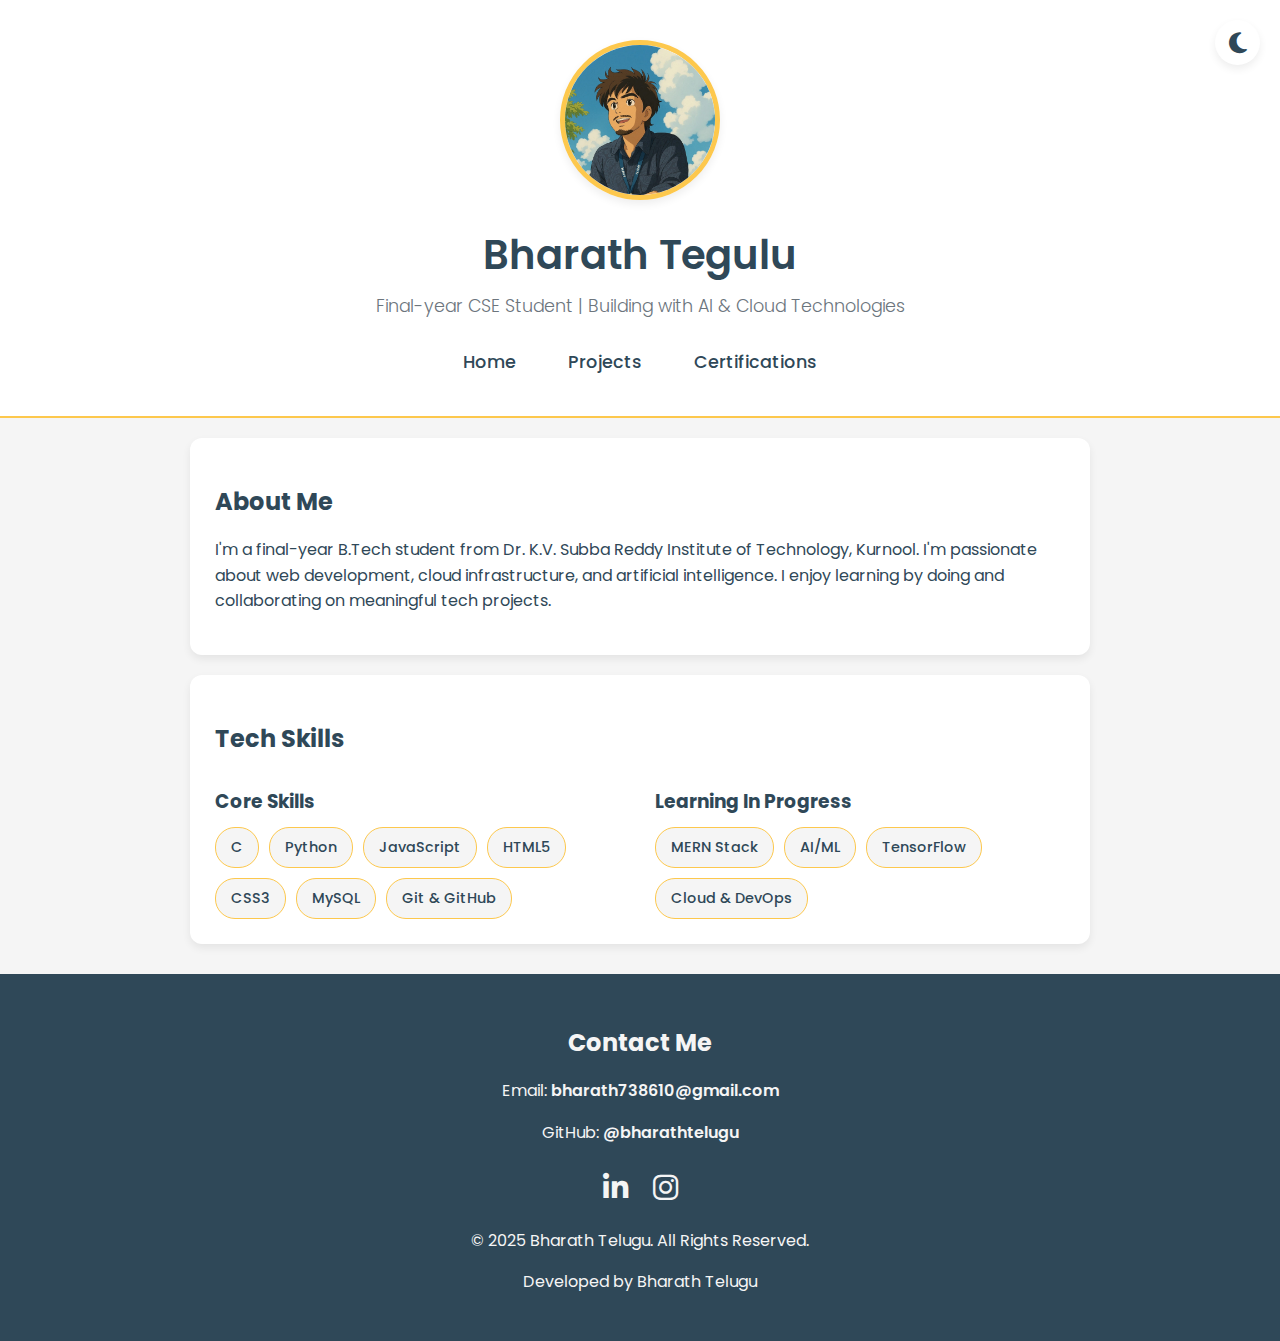
<file: index.html>
<!DOCTYPE html>
<html lang="en">
<head>
    <meta charset="UTF-8" />
    <meta name="viewport" content="width=device-width, initial-scale=1.0"/>
    <title>Bharath Telugu - Portfolio</title>
    <link rel="icon" type="image/x-icon" href="favicon.ico">
    <link rel="stylesheet" href="styles.css" />
    <link rel="preconnect" href="https://fonts.googleapis.com">
    <link rel="preconnect" href="https://fonts.gstatic.com" crossorigin>
    <link href="https://fonts.googleapis.com/css2?family=Poppins:wght@300;400;600;700&display=swap" rel="stylesheet">
    <link rel="stylesheet" href="https://cdnjs.cloudflare.com/ajax/libs/font-awesome/6.5.2/css/all.min.css" />
</head>
<body>
    <header class="profile-header">
        <button id="theme-toggle" class="theme-toggle" title="Toggle dark mode">
            <i class="fa-solid fa-moon"></i>
        </button>
        <img src="profile.jpg" alt="Bharath Kumar" class="profile-pic">
        <h1>Bharath Tegulu</h1>
        <p class="subtitle">Final-year CSE Student | Building with AI & Cloud Technologies</p>
        
        <nav class="main-nav">
            <a href="/" class="nav-link">Home</a>
            <a href="/projects" class="nav-link">Projects</a>
            <a href="/certifications" class="nav-link">Certifications</a>
        </nav>
    </header>

    <main id="content-container" class="container"></main>

    <footer>
        <h2>Contact Me</h2>
        <p>Email: <a href="mailto:bharath738610@gmail.com">bharath738610@gmail.com</a></p>
        <p>GitHub: <a href="https://github.com/bharathtelugu" target="_blank">@bharathtelugu</a></p>
        <div class="social-icons">
            <a href="https://www.linkedin.com/in/bharathtelugu-ck" target="_blank"><i class="fa-brands fa-linkedin-in"></i></a>
            <a href="https://www.instagram.com/unseen.bharath/?utm_source=ig_web_button_share_sheet" target="_blank"><i class="fa-brands fa-instagram"></i></a>
        </div>
        
        <!-- Copyright and Developer Credit -->
        <div class="footer-bottom">
            <p class="copyright">&copy; 2025 Bharath Telugu. All Rights Reserved.</p>
            <p class="copyright">Developed by Bharath Telugu</p>
        </div>
    </footer>

    <script src="script.js" defer></script>
</body>
</html>
</file>
<file: styles.css>
/* --- Global Styles & CSS Variables --- */
:root {
    /* Bright and Clean Light Theme */
    --primary-color: #FDC84D; /* Golden Yellow */
    --secondary-color: #e8b642; /* Darker Gold for Hover */
    --background-color: #F5F5F5; /* Light Gray */
    --card-background-color: #ffffff;
    --text-color: #2F4858; /* Charcoal Gray */
    --heading-color: #2F4858; /* Charcoal Gray */
    --subtle-text-color: #6c757d;
    --shadow: 0 4px 8px rgba(0, 0, 0, 0.07);
}

body.dark-mode {
    /* Modern and Bold Dark Theme */
    --primary-color: #FFD700; /* Muted Gold */
    --secondary-color: #ffe24a; /* Brighter Gold for Hover */
    --background-color: #1F262B; /* Deep Charcoal */
    --card-background-color: #2d3748; /* Lighter Charcoal */
    --text-color: #F0F0F0; /* Soft Off-white */
    --heading-color: #F0F0F0; /* Soft Off-white */
    --subtle-text-color: #a0aec0;
    --shadow: 0 4px 12px rgba(0, 0, 0, 0.3);
}

body {
    font-family: 'Poppins', sans-serif;
    line-height: 1.6;
    margin: 0;
    padding: 0;
    background-color: var(--background-color);
    color: var(--text-color);
    transition: background-color 0.3s ease, color 0.3s ease;
}

.container {
    max-width: 900px;
    margin: 20px auto;
    padding: 0 15px;
}

h1, h2, h3 {
    color: var(--heading-color);
    margin-bottom: 10px;
}

a {
    color: var(--primary-color);
    text-decoration: none;
    transition: color 0.3s ease;
    font-weight: 600;
}

a:hover {
    color: var(--secondary-color);
    text-decoration: underline;
}

/* --- Theme Toggle Button --- */
.theme-toggle {
    position: absolute;
    top: 20px;
    right: 20px;
    background: var(--card-background-color);
    border: none;
    cursor: pointer;
    border-radius: 50%;
    width: 45px;
    height: 45px;
    display: flex;
    align-items: center;
    justify-content: center;
    font-size: 1.5rem;
    color: var(--heading-color);
    box-shadow: var(--shadow);
    transition: background-color 0.3s ease, color 0.3s ease, transform 0.2s ease;
}

.theme-toggle:hover {
    color: var(--primary-color);
    transform: scale(1.1);
}

/* --- Header --- */
.profile-header {
    background: var(--card-background-color);
    color: var(--text-color);
    padding: 40px 20px 20px; /* Adjusted padding */
    text-align: center;
    position: relative;
    border-bottom: 2px solid var(--primary-color);
    transition: background-color 0.3s ease, color 0.3s ease;
}

.profile-pic {
    width: 150px;
    height: 150px;
    border-radius: 50%;
    object-fit: cover;
    border: 5px solid var(--primary-color);
    box-shadow: var(--shadow);
    margin-bottom: 15px;
}

.profile-header h1 {
    margin: 0;
    color: var(--heading-color);
    font-size: 2.5em;
    font-weight: 600;
}

.profile-header .subtitle {
    margin: 5px 0 20px; /* Added margin-bottom */
    font-size: 1.1em;
    font-weight: 300;
    color: var(--subtle-text-color);
}

/* --- Navigation Bar --- */
.main-nav {
    display: flex;
    justify-content: center;
    gap: 20px;
    margin-top: 20px;
    padding-bottom: 10px;
}

.nav-link {
    color: var(--text-color);
    text-decoration: none;
    font-weight: 500;
    font-size: 1.1em;
    padding: 8px 16px;
    border-radius: 25px;
    border-bottom: 2px solid transparent;
    transition: background-color 0.3s ease, color 0.3s ease, border-bottom-color 0.3s ease;
}

.nav-link:hover {
    background-color: var(--background-color);
    color: var(--primary-color);
    text-decoration: none;
}

.nav-link.active {
    color: var(--primary-color);
    border-bottom-color: var(--primary-color);
}

/* --- Card Layout for Sections --- */
.card {
    background: var(--card-background-color);
    padding: 25px;
    margin-bottom: 20px;
    border-radius: 12px;
    box-shadow: var(--shadow);
    transition: transform 0.3s ease, box-shadow 0.3s ease, background-color 0.3s ease;
}

.card:hover {
    transform: translateY(-5px);
    box-shadow: 0 8px 16px rgba(0, 0, 0, 0.12);
}

/* --- Skills Section with Pills --- */
.skills-container { display: flex; gap: 30px; flex-wrap: wrap; }
.skill-category { flex: 1; min-width: 250px; }
.skill-pills { display: flex; flex-wrap: wrap; gap: 10px; }

.skill-pills span {
    background-color: var(--background-color);
    color: var(--text-color);
    padding: 8px 15px;
    border-radius: 20px;
    font-size: 0.9em;
    font-weight: 500;
    border: 1px solid var(--primary-color);
}

/* --- Projects Section with Grid --- */
.project-grid {
    display: grid;
    grid-template-columns: repeat(auto-fit, minmax(250px, 1fr));
    gap: 20px;
}

.project-item {
    background: var(--background-color);
    padding: 20px;
    border-radius: 8px;
    border-left: 4px solid var(--primary-color);
    transition: transform 0.3s ease, background-color 0.3s ease;
}

.project-item:hover { transform: scale(1.03); }
.project-item h3 { margin-top: 0; }
.project-item p { font-size: 0.95em; margin-bottom: 15px; }

/* --- Project Links/Buttons --- */
.project-links {
    margin-top: 15px;
    display: flex;
    gap: 10px;
    flex-wrap: wrap; 
}

.project-links a {
    background-color: var(--primary-color);
    color: #2F4858; /* Dark text for contrast on button */
    padding: 8px 15px;
    border-radius: 20px;
    font-size: 0.9em;
    font-weight: 600;
    text-decoration: none;
    transition: background-color 0.3s ease, transform 0.3s ease;
    display: inline-flex;
    align-items: center;
    gap: 8px; /* Space between icon and text */
}

.project-links a:hover {
    background-color: var(--secondary-color);
    text-decoration: none;
    transform: translateY(-2px);
    color: #2F4858;
}

body.dark-mode .project-links a {
     color: #1F262B; /* Keep dark text on gold button even in dark mode */
}

/* --- Certifications List --- */
#certs ul { list-style-type: '✅  '; padding-left: 20px; }

/* --- Footer --- */
footer {
    background: var(--heading-color);
    color: var(--background-color);
    text-align: center;
    padding: 30px 20px;
    margin-top: 30px;
    transition: background-color 0.3s ease, color 0.3s ease;
}

footer h2 { color: var(--background-color); }
footer a { color: var(--background-color); }
footer a:hover { color: var(--background-color); opacity: 0.8; }

/* --- Animation Styles --- */
.hidden { opacity: 0; transform: translateY(30px); transition: opacity 0.6s ease-out, transform 0.6s ease-out; }
.show { opacity: 1; transform: translateY(0); }

/* --- Social Media Icon Styles --- */
.social-icons { margin-top: 20px; display: flex; justify-content: center; gap: 25px; }

.social-icons a {
    color: var(--background-color);
    font-size: 1.8rem;
    transition: transform 0.3s ease, color 0.3s ease;
}

.social-icons a:hover {
    color: var(--background-color);
    transform: scale(1.2) translateY(-3px);
    text-decoration: none;
    opacity: 0.8;
}
</file>
